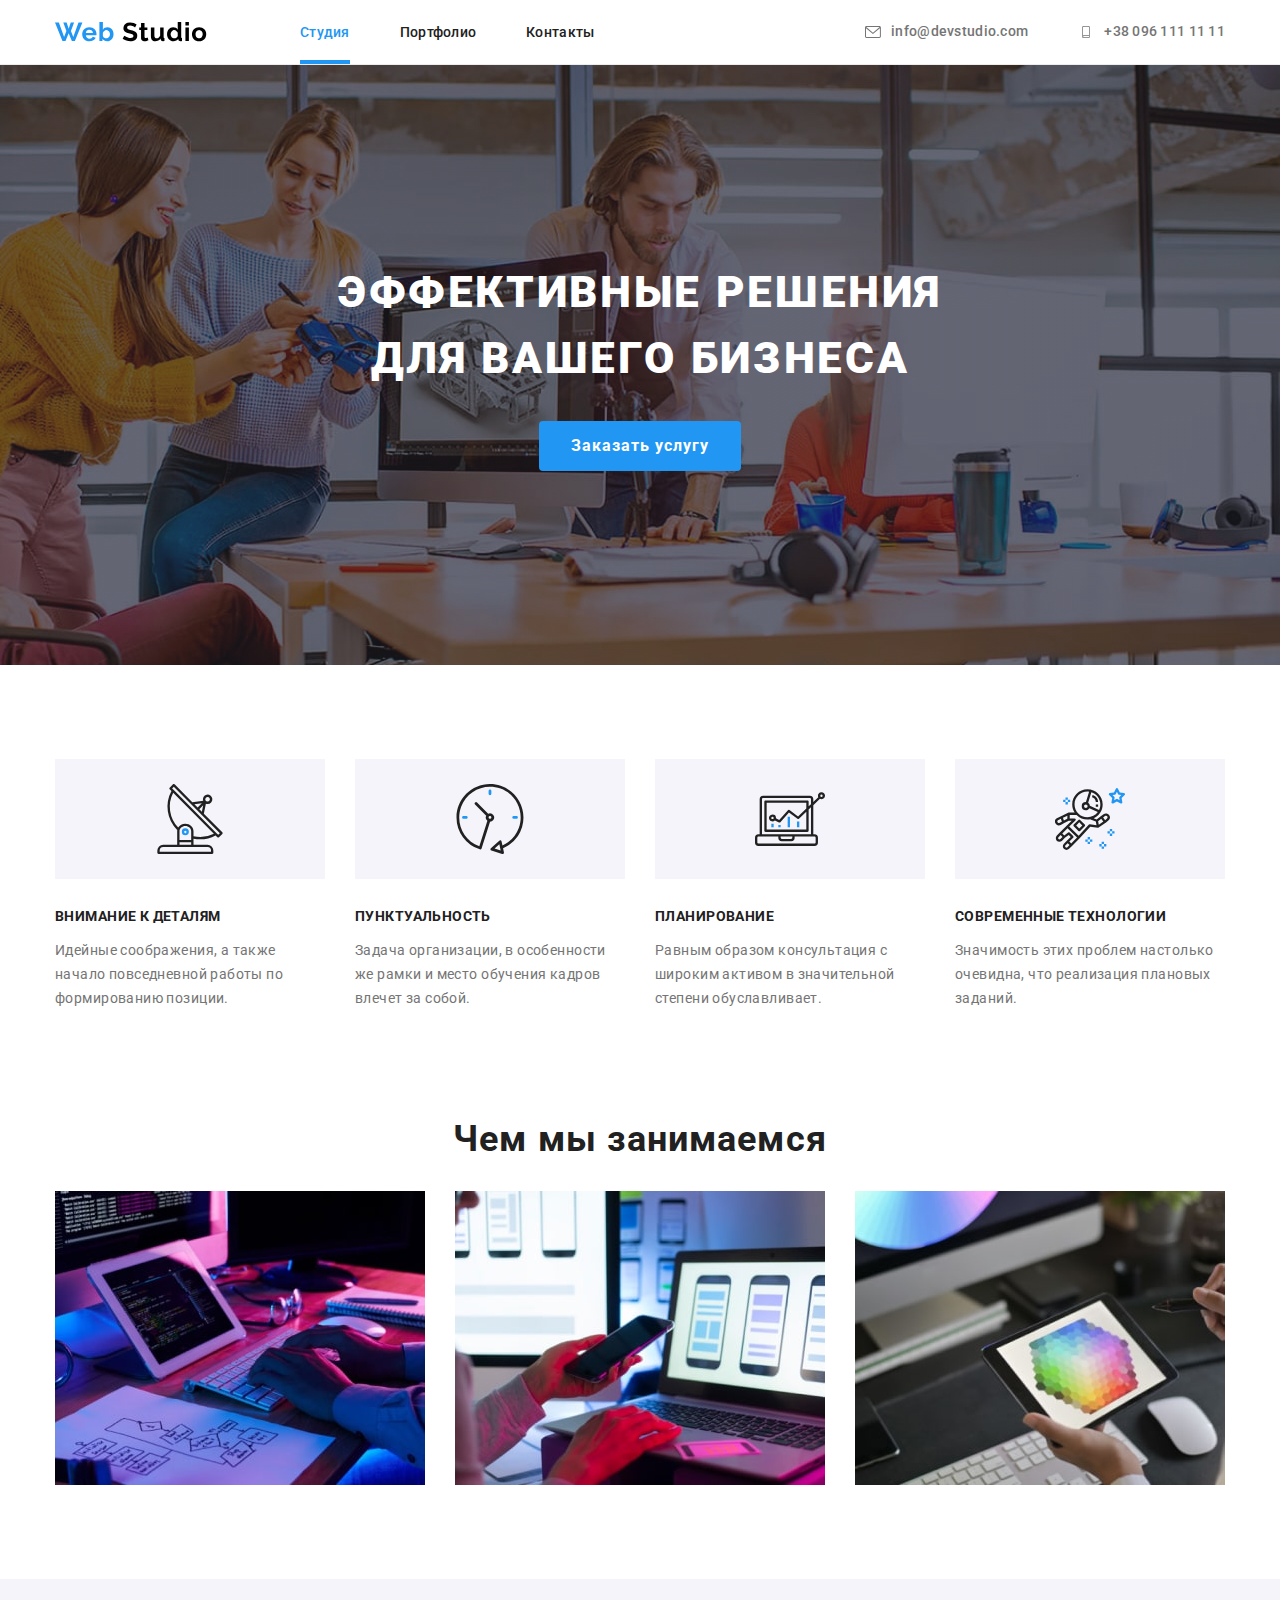
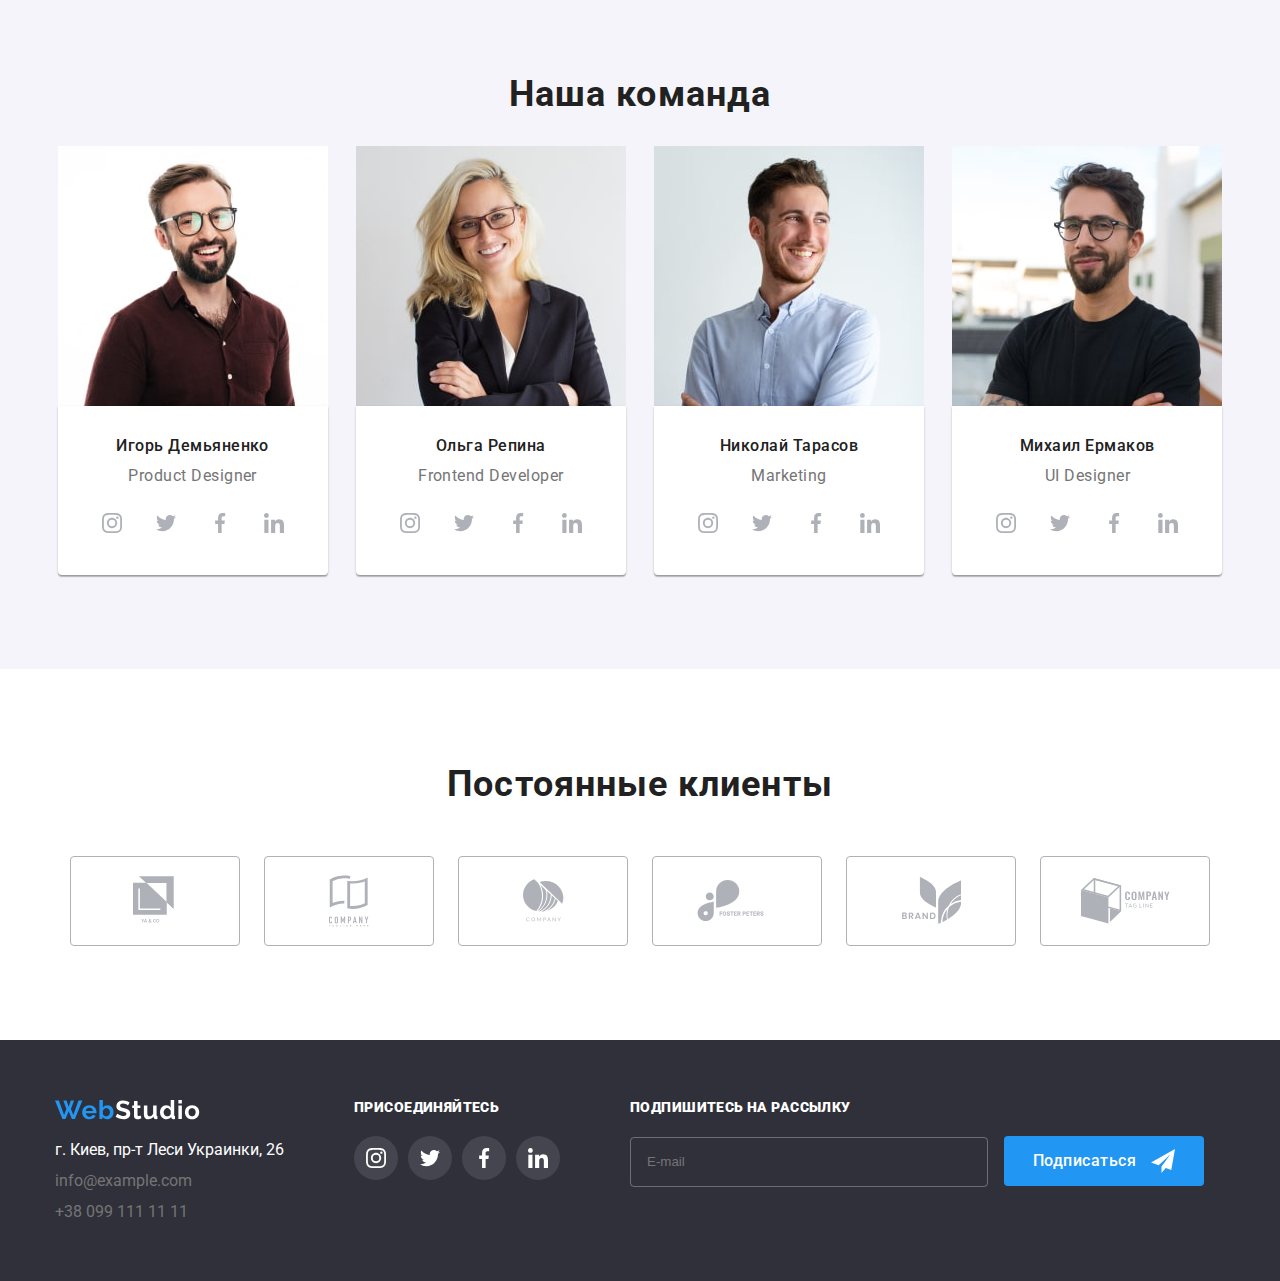
<file: index.html>
<!DOCTYPE html>
<html lang="ru">
  <head>
    <meta charset="UTF-8" />
    <meta name="viewport" content="width=device-width, initial-scale=1.0" />
    <title>Web Studio</title>
    <link
      href="https://fonts.googleapis.com/css2?family=Roboto:wght@400;500;700;900&display=swap"
      rel="stylesheet"
    />
    <link rel="stylesheet" href="./css/styles.css" />
  </head>

  <body>
    <header class="header">
      <div class="container container-header">
       <nav class="nav">
        <a href="./index.html">
          <img src="./images/logotype.svg" alt="Логотип студии" class="logo"/>
         </a>
        <ul class="navigation">
          <li class="navigation-item"><a href="./index.html" class="links-nav current">Студия</a></li>
          <li class="navigation-item"><a href="./portfolio.html" class="links-nav">Портфолио</a></li>
          <li class="navigation-item"><a href="" class="links-nav data-modal-open">Контакты</a></li>
        </ul>
       </nav>
       <ul class="contacts">
        <li class="contacts-item">
          <a href="mailto:info@devstudio.com" class="links-contact">
            <svg class="contact-icon">
              <use href="./images/sprite.svg#icon-envelope"></use>
            </svg>
            info@devstudio.com
          </a>
        </li>
        <li class="contacts-item">
          <a href="tel:+380961111111" class="links-contact">
            <svg class="contact-icon">
              <use href="./images/sprite.svg#icon-smartphone"></use>
            </svg>
            +38 096 111 11 11
          </a>
        </li>
       </ul>
      </div>
    </header>
  
    <main>
      <section class="hero">
        <div class="container hero-box">
        <h1>
          ЭФФЕКТИВНЫЕ РЕШЕНИЯ ДЛЯ ВАШЕГО БИЗНЕСА
        </h1>
        
        <button type="button" class="btn" data-modal-open>Заказать услугу</button>
      </div>
      </section>
      <section class="qualities">
        <div class="container qualities-container">
        <h2 class="visually-hidden">
          Качества
        </h2>
        <ul class="qualities-boxes">
          <li class="qualities-box details">
            <p class="qualities-title">
              Внимание к деталям
            </p>
            <p class="qualities-text">
              Идейные соображения, а также начало повседневной работы по
              формированию позиции.
            </p>
          </li>
          <li class="qualities-box punctuality">
            <h3 class="qualities-title">
              Пунктуальность
            </h3>
            <p class="qualities-text">
              Задача организации, в особенности же рамки и место обучения кадров
              влечет за собой.
            </p>
          </li>
          <li class="qualities-box planning">
            
            <h3 class="qualities-title">
              Планирование
            </h3>
            <p class="qualities-text">
              Равным образом консультация с широким активом в значительной
              степени обуславливает.
            </p>
          </li>
          <li class="qualities-box technology">
            
            <h3 class="qualities-title">
              Современные технологии
            </h3>
            <p class="qualities-text">
              Значимость этих проблем настолько очевидна, что реализация
              плановых заданий.
            </p>
          </li>
        </ul>
      </div>
      </section>
      <section class="jobs">
        <div class="container jobs-container">
        <h2>
          Чем мы занимаемся
        </h2>
        <ul class="jobs-boxes">
          <li class="jobs-box desktop">
            <img
              src="./images/desktop.jpg"
              width="370"
              alt="разработка компьютерного приложения"
            />
            <div class="jobs-overlay">
              <p class="jobs-overlay-text">десктопные приложения</p>
            </div>
          </li>
          <li class="jobs-box mobile">
            <img
              src="./images/mobile.jpg"
              width="370"
              alt="разработка мобильного приложения"
            />
            <div class="jobs-overlay">
              <p class="jobs-overlay-text">мобильные приложения</p>
            </div>
          </li>
          <li class="jobs-box design">
            <img src="./images/design.jpg" width="370" alt="разработка дизайна" />
            <div class="jobs-overlay">
              <p class="jobs-overlay-text">дизайнерские решения</p>
            </div>
          </li>
        </ul>
      </div>
      </section>
      <section class="team">
        <div class="container">
        <h2>
          Наша команда
        </h2>
        <ul class="team-boxes">
          <li class="team-box">
            <img class="dev-photo"
              src="./images/igor.jpg"
              width="270"
              alt="Фото дизайнера"
            />
            <div class="dev-footer">
            <p class="dev-name">Игорь Демьяненко</p>
            <p class="dev">Product Designer</p>
            <ul class="social-links">
              <li class="social-links-item">
              <a href="" class="social-link">
              <svg class="social-link-icon">
                <use href="./images/sprite.svg#icon-instagram"></use>
              </svg>
            </a>
          </li>
            <li class="social-links-item">
            <a href="" class="social-link">
              <svg class="social-link-icon">
                <use href="./images/sprite.svg#icon-twitter"></use>
              </svg>
            </a>
          </li>
          <li class="social-links-item">
            <a href="" class="social-link">
              <svg class="social-link-icon">
                <use href="./images/sprite.svg#icon-facebook"></use>
              </svg>
            </a>
          </li>
          <li class="social-links-item">
            <a href="" class="social-link">
              <svg class="social-link-icon">
                <use href="./images/sprite.svg#icon-linkedin"></use>
              </svg>
            </a>
          </li>
          </ul>
          </div>
          </li>
          <li class="team-box">
            <img class="dev-photo" src="./images/olga.jpg" width="270" alt="Фото фронтенд разработчика" />
            <div class="dev-footer">
            <p class="dev-name">Ольга Репина</p>
            <p class="dev">Frontend Developer</p>
            <ul class="social-links">
              <li class="social-links-item">
              <a href="" class="social-link">
              <svg class="social-link-icon">
                <use href="./images/sprite.svg#icon-instagram"></use>
              </svg>
            </a>
          </li>
            <li class="social-links-item">
            <a href="" class="social-link">
              <svg class="social-link-icon">
                <use href="./images/sprite.svg#icon-twitter"></use>
              </svg>
            </a>
          </li>
          <li class="social-links-item">
            <a href="" class="social-link">
              <svg class="social-link-icon">
                <use href="./images/sprite.svg#icon-facebook"></use>
              </svg>
            </a>
          </li>
          <li class="social-links-item">
            <a href="" class="social-link">
              <svg class="social-link-icon">
                <use href="./images/sprite.svg#icon-linkedin"></use>
              </svg>
            </a>
          </li>
          </ul>
        </div>
          </li>
          <li class="team-box">
            <img class="dev-photo" src="./images/nikolay.jpg" width="270" alt="Фото специалиста по маркетингу" />
            <div class="dev-footer">
            <p class="dev-name">Николай Тарасов</p>
            <p class="dev">Marketing</p> 
            <ul class="social-links">
              <li class="social-links-item">
              <a href="" class="social-link">
              <svg class="social-link-icon">
                <use href="./images/sprite.svg#icon-instagram"></use>
              </svg>
            </a>
          </li>
            <li class="social-links-item">
            <a href="" class="social-link">
              <svg class="social-link-icon">
                <use href="./images/sprite.svg#icon-twitter"></use>
              </svg>
            </a>
          </li>
          <li class="social-links-item">
            <a href="" class="social-link">
              <svg class="social-link-icon">
                <use href="./images/sprite.svg#icon-facebook"></use>
              </svg>
            </a>
          </li>
          <li class="social-links-item">
            <a href="" class="social-link">
              <svg class="social-link-icon">
                <use href="./images/sprite.svg#icon-linkedin"></use>
              </svg>
            </a>
          </li>
          </ul>
        </div>
          </li>
          <li class="team-box">
            <img class="dev-photo" src="./images/mihail.jpg" width="270" alt="Фото дизайнера интерфейса" />
            <div class="dev-footer">
            <p class="dev-name">Михаил Ермаков</p>
            <p class="dev">UI Designer</p>
            <ul class="social-links">
              <li class="social-links-item">
              <a href="" class="social-link">
              <svg class="social-link-icon">
                <use href="./images/sprite.svg#icon-instagram"></use>
              </svg>
            </a>
          </li>
            <li class="social-links-item">
            <a href="" class="social-link">
              <svg class="social-link-icon">
                <use href="./images/sprite.svg#icon-twitter"></use>
              </svg>
            </a>
          </li>
          <li class="social-links-item">
            <a href="" class="social-link">
              <svg class="social-link-icon">
                <use href="./images/sprite.svg#icon-facebook"></use>
              </svg>
            </a>
          </li>
          <li class="social-links-item">
            <a href="" class="social-link">
              <svg class="social-link-icon">
                <use href="./images/sprite.svg#icon-linkedin"></use>
              </svg>
            </a>
          </li>
          </ul>
        </div>
          </li>
        </ul>
      </div>
      </section>
      <section class="clients">
          <h2 class="clients-title">Постоянные клиенты</h2>
          <div class="container clients-container">
          <ul class="clients-box">
            <li class="clients-item">
              <a href="" class="client-link">
                <svg class="client-link-icon" width="45px" height="50px">
                  <use href="./images/sprite.svg#icon-logo1"></use>
                </svg>
              </a>
            </li>
            <li class="clients-item">
              <a href="" class="client-link">
                <svg class="client-link-icon" width="40px" height="52px">
                  <use href="./images/sprite.svg#icon-logo2"></use>
                </svg>
              </a>
            </li>
            <li class="clients-item">
              <a href="" class="client-link">
                <svg class="client-link-icon" width="41px" height="43px">
                  <use href="./images/sprite.svg#icon-logo3"></use>
                </svg>
              </a>
            </li>
            <li class="clients-item">
              <a href="" class="client-link">
                <svg class="client-link-icon" width="80px" height="42px">
                  <use href="./images/sprite.svg#icon-logo4"></use>
                </svg>
              </a>
            </li>
            <li class="clients-item">
              <a href="" class="client-link">
                <svg class="client-link-icon" width="59px" height="47px">
                  <use href="./images/sprite.svg#icon-logo5"></use>
                </svg>
              </a>
            </li>
            <li class="clients-item">
              <a href="" class="client-link">
                <svg class="client-link-icon" width="89px" height="46px">
                  <use href="./images/sprite.svg#icon-object1"></use>
                </svg>
              </a>
            </li>
          </ul>
        </div>
      </section> 
    </main>

    <footer>
      <section class="footer">
        <div class="container footer-container">
          <div class="footer-left">
        <a href="./index.html"
          ><img src="./images/logofooter.svg" alt="Логотип студии" class="footer-logo"
        /></a>
          <ul class="footer-contacts">
            <li class="footer-contact">г. Киев, пр-т Леси Украинки, 26</li>
            <li class="footer-contact"><a href="mailto:info@devstudio.com" class="contact">info@example.com</a></li>
            <li class="footer-contact"><a href="tel:+38target="_blank" 0991111111" class="contact">+38 099 111 11 11</a></li>
          </ul>
        </div>
          <div class="footer-right">
            <h3 class="footer-right-title"><b>ПРИСОЕДИНЯЙТЕСЬ</b></h3>
          <ul class="social-links-footer">
            <li class="social-links-item-footer">
            <a href="" class="social-link-footer">
            <svg class="social-link-icon-footer">
              <use href="./images/sprite.svg#icon-instagram"></use>
            </svg>
          </a>
        </li>
          <li class="social-links-item-footer">
          <a href="" class="social-link-footer">
            <svg class="social-link-icon-footer">
              <use href="./images/sprite.svg#icon-twitter"></use>
            </svg>
          </a>
        </li>
        <li class="social-links-item-footer">
          <a href="" class="social-link-footer">
            <svg class="social-link-icon-footer">
              <use href="./images/sprite.svg#icon-facebook"></use>
            </svg>
          </a>
        </li>
        <li class="social-links-item-footer">
          <a href="" class="social-link-footer">
            <svg class="social-link-icon-footer">
              <use href="./images/sprite.svg#icon-linkedin"></use>
            </svg>
          </a>
        </li>
        </ul>
      </div>
      <div class="footer-form-box">
        <h3 class="footer-form-title"><b>подпишитесь на рассылку</b></h3>
        <form action="#" class="footer-form">
          <input type="email" name="user-mail" placeholder="E-mail" class="footer-form-input">
          <button type="submit" class="footer-form-button">Подписаться 
            <svg class="plane" width="24px"
            height="24px">
            <use href="./images/sprite.svg#icon-plane"></use>
          </svg>
        </button>
        </form>
      </div>
    </div>
      </section>
    </footer>

    <div class="modal-back is-hidden" data-modal>
      <div class="modal-window">
        
          <button type="button" class="modal-close" data-modal-close>
          <svg class="close-icon" width="11px" height="11px">
            <use href="./images/sprite.svg#icon-close"></use>
          </svg>
        </button>
        <p class="modal-form-title">Оставьте свои данные, мы вам перезвоним</p>
        <form action="#" class="modal-form">
          <div class="modal-form-container">

            <label for="user-name">Имя</label>
          <div class="modal-form-box">
         
          <input id="user-name" type="text" class="modal-form-input" name="user-name">
          <svg class="form-icon man" width="12px" height="12px">
            <use href="./images/sprite.svg#icon-man"></use>
          </svg>
        </div>

          <label for="user-phone">Телефон</label>
        <div class="modal-form-box">
         
          <input id="user-phone" type="tel" class="modal-form-input" name="user-phone">
          <svg class="form-icon phone" width="13px" height="13px">
            <use href="./images/sprite.svg#icon-formphone"></use>
          </svg>
        </div>

        <label for="user-mail">Почта</label>
         <div class="modal-form-box">
          
          <input id="user-mail" type="email" class="modal-form-input" name="user-mail">
          <svg class="form-icon mail" width="15px" height="12px">
            <use href="./images/sprite.svg#icon-mail"></use>
          </svg>
        </div>

        <div class="modal-form-comment-container">
          <label for="user-comment">Комментарий</label>
          <textarea id="user-comment" placeholder="Введите текст" class="modal-form-comment" name="user-comment"></textarea>
        </div>


          <div class="modal-form-checkbox">
          <input type="checkbox" id="user-policy" name="user-policy" class="visually-hidden checkbox">
          <label for="user-policy" class="modal-form-label-check">Соглашаюсь с рассылкой и принимаю <a href="#">Условия договора</a></label>
        </div>

          <button data-modal-close type="submit" class="modal-form-btn">Отправить</button>
        </div>
        </form>
      </div>
    </div>

    <script src="./js/modal.js"></script>

  </body>
</html>
</file>
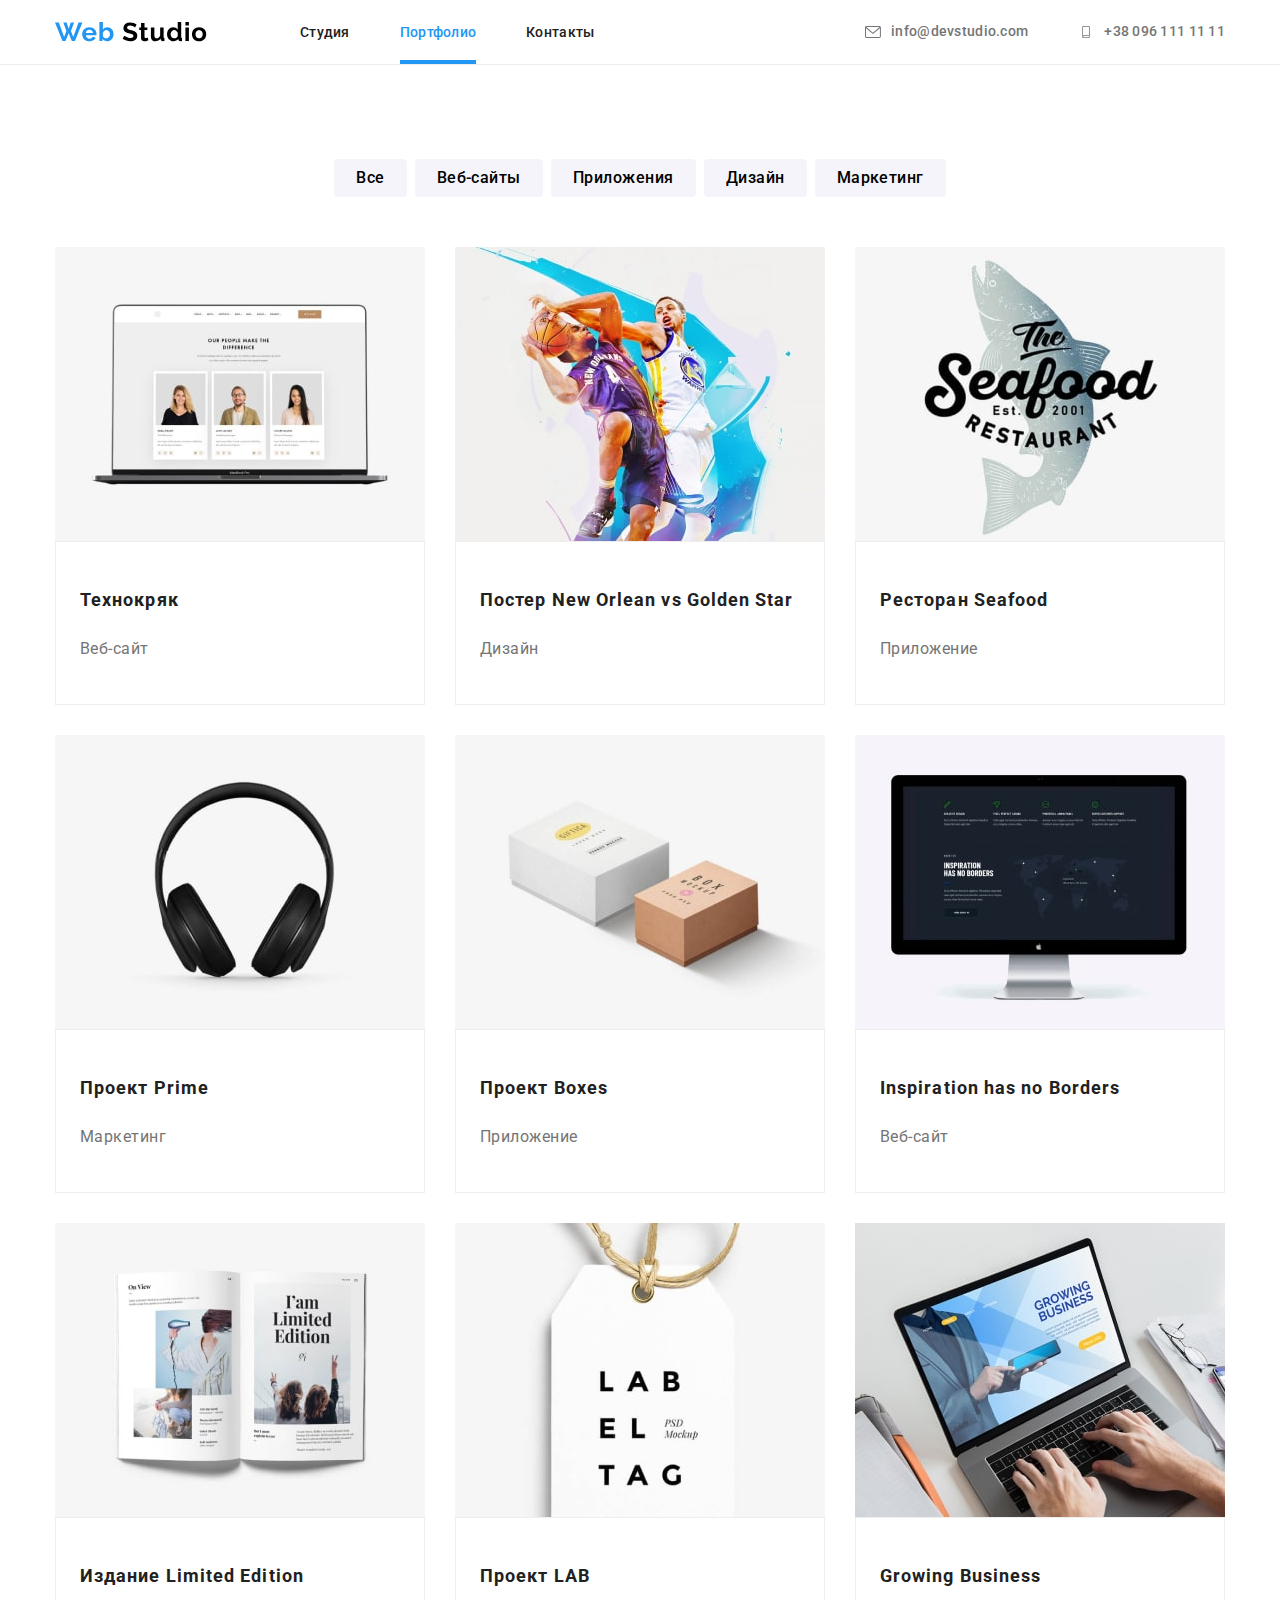
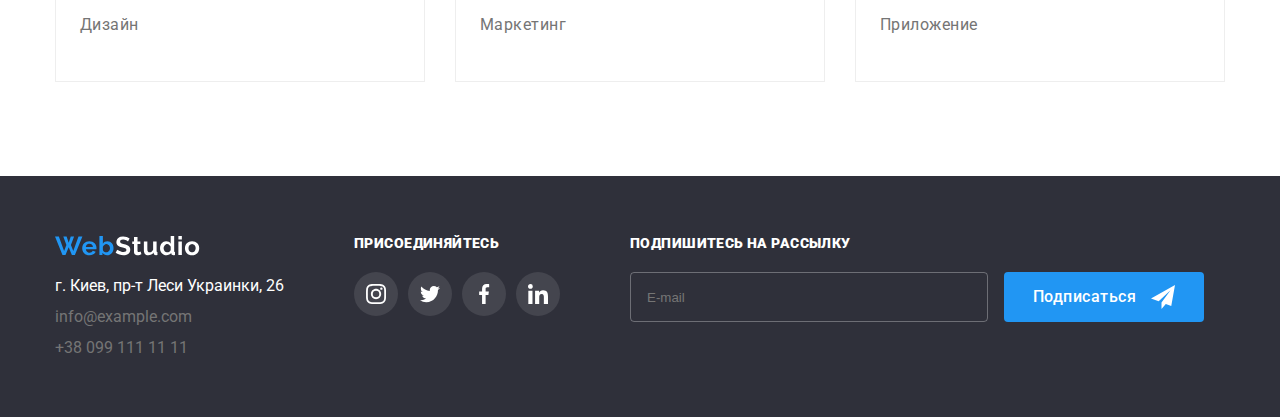
<file: portfolio.html>
<!DOCTYPE html>
<html lang="ru">
  <head>
    <meta charset="UTF-8" />
    <meta name="viewport" content="width=device-width, initial-scale=1.0" />
    <title>Portfolio</title>
    <link
      href="https://fonts.googleapis.com/css2?family=Roboto:wght@400;500;700;900&display=swap"
      rel="stylesheet"
    />
    <link rel="stylesheet" href="./css/styles.css" />
  </head>

  <body>
    <header class="header">
      <div class="container container-header">
       <nav class="nav">
        <a href="./index.html">
          <img src="./images/logotype.svg" alt="Логотип студии" class="logo"/>
         </a>
        <ul class="navigation">
          <li class="navigation-item"><a href="./index.html" class="links-nav">Студия</a></li>
          <li class="navigation-item"><a href="./portfolio.html" class="links-nav  current">Портфолио</a></li>
          <li class="navigation-item"><a href="" class="links-nav data-modal-open">Контакты</a></li>
        </ul>
       </nav>
       <ul class="contacts">
        <li class="contacts-item">
          <a href="mailto:info@devstudio.com" class="links-contact">
            <svg class="contact-icon">
              <use href="./images/sprite.svg#icon-envelope"></use>
            </svg>
            info@devstudio.com
          </a>
        </li>
        <li class="contacts-item">
          <a href="tel:+380961111111" class="links-contact">
            <svg class="contact-icon">
              <use href="./images/sprite.svg#icon-smartphone"></use>
            </svg>
            +38 096 111 11 11
          </a>
        </li>
       </ul>
      </div>
    </header>

    <main>
      <h1 class="visually-hidden">Портфолио</h1>
      <section class="gallery">
        <ul class="container filter-btns">
          <li class="filter-btn-box"><button class="filter-btn" type="button">Все</button></li>
          <li class="filter-btn-box"><button class="filter-btn" type="button">Веб-сайты</button></li>
          <li class="filter-btn-box"><button class="filter-btn" type="button">Приложения</button></li>
          <li class="filter-btn-box"><button class="filter-btn" type="button">Дизайн</button></li>
          <li class="filter-btn-box"><button class="filter-btn" type="button">Маркетинг</button></li>
        </ul> 
        <ul class="container gallery-boxes">
          <li class="gallery-box">
            <a href="" class="gallery-link">
            <div class="gallery-overlay-box">
              <img src="./images/technocrack.jpg" alt="ноутбук" width="370" /> 
                <div class="gallery-overlay-text-box">
                <p class="gallery-overlay-text">Технокряк это современная площадка распространения коронавируса. Компании используют эту платформу для цифрового шпионажа и атак на защищённые сервера конкурентов.</p>
              </div>
            </div>
              <div class="gallery-text-box">
              <h3>Технокряк</h3>
              <p class="gallery-type">Веб-сайт</p></div></a
            >
          </li>
          <li class="gallery-box">
            <a href="" class="gallery-link">
              <div class="gallery-overlay-box">
              <img src="./images/poster.jpg" alt="постер" width="370" /> 
              <div class="gallery-overlay-text-box">
                <p class="gallery-overlay-text">Технокряк это современная площадка распространения коронавируса. Компании используют эту платформу для цифрового шпионажа и атак на защищённые сервера конкурентов.</p>
              </div>
            </div>
              <div class="gallery-text-box">
              <h3>Постер New Orlean vs Golden Star</h3>
              <p class="gallery-type">Дизайн</p></div></a
            >
          </li>
          <li class="gallery-box">
            <a href="" class="gallery-link"> 
              <div class="gallery-overlay-box">
              <img src="./images/seafood.jpg" alt="морская еда" width="370" /> 
              <div class="gallery-overlay-text-box">
                <p class="gallery-overlay-text">Технокряк это современная площадка распространения коронавируса. Компании используют эту платформу для цифрового шпионажа и атак на защищённые сервера конкурентов.</p>
              </div>
            </div>
              <div class="gallery-text-box">
              
              <h3>Ресторан Seafood</h3>
              <p class="gallery-type">Приложение</p></div></a>
          </li>
          <li class="gallery-box">
            <a href="" class="gallery-link">
              <div class="gallery-overlay-box">
              <img src="./images/prime.jpg" alt="наушники" width="370" />
              <div class="gallery-overlay-text-box">
                <p class="gallery-overlay-text">Технокряк это современная площадка распространения коронавируса. Компании используют эту платформу для цифрового шпионажа и атак на защищённые сервера конкурентов.</p>
              </div>
            </div>
              <div class="gallery-text-box">
              <h3>Проект Prime</h3>
              <p class="gallery-type">Маркетинг</p></div></a>
          </li>
          <li class="gallery-box">
            <a href="" class="gallery-link">
              <div class="gallery-overlay-box">
              <img src="./images/boxes.jpg" alt="коробки" width="370" /> 
              <div class="gallery-overlay-text-box">
                <p class="gallery-overlay-text">Технокряк это современная площадка распространения коронавируса. Компании используют эту платформу для цифрового шпионажа и атак на защищённые сервера конкурентов.</p>
              </div>
            </div>
            <div class="gallery-text-box">
              <h3>Проект Boxes</h3>
              <p class="gallery-type">Приложение</p></div></a>
          </li>
          <li class="gallery-box">
            <a href="" class="gallery-link">
              <div class="gallery-overlay-box">
              <img src="./images/inspiration.jpg" alt="монитор" width="370" />
              <div class="gallery-overlay-text-box">
                <p class="gallery-overlay-text">Технокряк это современная площадка распространения коронавируса. Компании используют эту платформу для цифрового шпионажа и атак на защищённые сервера конкурентов.</p>
              </div>
            </div>
            <div class="gallery-text-box">
              <h3>Inspiration has no Borders</h3>
              <p class="gallery-type">Веб-сайт</p></div></a
            >
          </li>
          <li class="gallery-box">
            <a href="" class="gallery-link">
              <div class="gallery-overlay-box">
              <img src="./images/limited.jpg" alt="журнал" width="370" />
              <div class="gallery-overlay-text-box">
                <p class="gallery-overlay-text">Технокряк это современная площадка распространения коронавируса. Компании используют эту платформу для цифрового шпионажа и атак на защищённые сервера конкурентов.</p>
              </div>
            </div>
            <div class="gallery-text-box">
              <h3>Издание Limited Edition</h3>
            <p class="gallery-type">Дизайн</p></div></a>
          </li>
          <li class="gallery-box">
            <a href="" class="gallery-link">
              <div class="gallery-overlay-box">
              <img src="./images/lab.jpg" alt="бирка" width="370" /> 
              <div class="gallery-overlay-text-box">
                <p class="gallery-overlay-text">Технокряк это современная площадка распространения коронавируса. Компании используют эту платформу для цифрового шпионажа и атак на защищённые сервера конкурентов.</p>
              </div>
            </div>
              <div class="gallery-text-box">
              <h3>Проект LAB</h3>
              <p class="gallery-type">Маркетинг</p>
              </div>
            </a>
          </li>
          <li class="gallery-box">
            <a href="" class="gallery-link">
              <div class="gallery-overlay-box">
              <img
                src="./images/growing.jpg"
                alt="приложение на ноутбуке"
                width="370"
              /> 
              <div class="gallery-overlay-text-box">
                <p class="gallery-overlay-text">Технокряк это современная площадка распространения коронавируса. Компании используют эту платформу для цифрового шпионажа и атак на защищённые сервера конкурентов.</p>
              </div>
            </div>
              <div class="gallery-text-box">
              <h3>Growing Business</h3>
              <p class="gallery-type">Приложение</p>
              </div>
            </a>
          </li>
        </ul>
      </section>
    </main>

    <footer>
      <section class="footer">
        <div class="container footer-container">
          <div class="footer-left">
        <a href="./index.html"
          ><img src="./images/logofooter.svg" alt="Логотип студии" class="footer-logo"
        /></a>
          <ul class="footer-contacts">
            <li class="footer-contact">г. Киев, пр-т Леси Украинки, 26</li>
            <li class="footer-contact"><a href="mailto:info@devstudio.com" class="contact">info@example.com</a></li>
            <li class="footer-contact"><a href="tel:+38target="_blank" 0991111111" class="contact">+38 099 111 11 11</a></li>
          </ul>
        </div>
          <div class="footer-right">
            <h3 class="footer-right-title"><b>ПРИСОЕДИНЯЙТЕСЬ</b></h3>
          <ul class="social-links-footer">
            <li class="social-links-item-footer">
            <a href="" class="social-link-footer">
            <svg class="social-link-icon-footer">
              <use href="./images/sprite.svg#icon-instagram"></use>
            </svg>
          </a>
        </li>
          <li class="social-links-item-footer">
          <a href="" class="social-link-footer">
            <svg class="social-link-icon-footer">
              <use href="./images/sprite.svg#icon-twitter"></use>
            </svg>
          </a>
        </li>
        <li class="social-links-item-footer">
          <a href="" class="social-link-footer">
            <svg class="social-link-icon-footer">
              <use href="./images/sprite.svg#icon-facebook"></use>
            </svg>
          </a>
        </li>
        <li class="social-links-item-footer">
          <a href="" class="social-link-footer">
            <svg class="social-link-icon-footer">
              <use href="./images/sprite.svg#icon-linkedin"></use>
            </svg>
          </a>
        </li>
        </ul>
      </div>
      <div class="footer-form-box">
        <h3 class="footer-form-title"><b>подпишитесь на рассылку</b></h3>
        <form action="#" class="footer-form">
          <input type="email" name="user-mail" placeholder="E-mail" class="footer-form-input">
          <button type="submit" class="footer-form-button">Подписаться 
            <svg class="plane" width="24px"
            height="24px">
            <use href="./images/sprite.svg#icon-plane"></use>
          </svg>
        </button>
        </form>
      </div>
    </div>
      </section>
    </footer>
  </body>
</html>
</file>
<file: css/styles.css>
:root {
    --main-text-color: #757575;
    --secondary-text-color: #212121;
    --additional-text-color: #ffffff;
    --accent-color: #2196f3;
    --button-background: #f5f4fa;
  }

  * {
    box-sizing: border-box;
  }

  p {
    color: var(--main-text-color);
  }

  a {
    text-decoration: none;
  }
  
  .visually-hidden {
    margin: 0;
    position: absolute !important;
    clip: rect(1px, 1px, 1px, 1px);
    padding: 0 !important;
    border: 0 !important;
    height: 1px !important;
    width: 1px !important;
    overflow: hidden;
  }

  body {
    color: var(--secondary-text-color);
    font-family: roboto, sans-serif;
    margin: 0px;
  }
  
  ul {
    list-style: none;
  }

  h2 {
    color: var(--secondary-text-color);
    margin-top: 0px;
    font-style: normal;
    font-weight: bold;
    font-size: 36px;
    line-height: 1.2;
    text-align: center;
    letter-spacing: 0.03em;
  }
  
  h4 {
    font-style: normal;
    font-weight: 700;
    font-size: 20px;
    line-height: 1.14;
    letter-spacing: 0.03em;
  }

  .container {
    padding: 0 15px;
    width: 1200px;
    margin-left: auto;
    margin-right: auto;
  }

/* header */

.logo {
  margin-right: 93px;
}

.nav {
  display: flex;
  margin-right: auto;
}

.navigation {
  margin: 0;
  width: 313px;
  padding: 0px;
  display: flex;
  
}

.navigation-item:not(:first-child) {
  margin-left: 50px;
}

.container-header {
    display: flex;
    align-items: center;  
  }

  header::after {
    content: "";
    display: block;
    height: 1px;
    width: 100%;
    background-color: #ECECEC;
    border-radius: 2px;
  }

  .links-nav {
    padding: 24px 0;
    color: var(--secondary-text-color);
    font-style: normal;
    font-weight: 500;
    font-size: 14px;
    line-height: 1.14;
    letter-spacing: 0.02em;
    transition: color 250ms cubic-bezier(0.4, 0, 0.2, 1);
  }
  
  .links-nav:hover,
  .links-nav:focus {
    color: var(--accent-color);
  }
  
  .links-contact {
    display: flex;
    align-items: center;
  }

  .contact-icon {
    margin-right: 10px;
    width: 16px;
    height: 12px;
    fill: #757575;
    transition: fill 250ms cubic-bezier(0.4, 0, 0.2, 1);
  }

  .links-contact:hover
  .contact-icon, 
  .links-contact:focus 
  .contact-icon {
    fill: var(--accent-color);
}

  .contact-icon:hover,
  .contact-icon:focus {
    fill: var(--accent-color);
  }

  .links-contact {
    padding: 24px 0;
    color: var(--main-text-color);
    font-style: normal;
    font-weight: 500;
    font-size: 14px;
    line-height: 1.14;
    letter-spacing: 0.02em;
    transition: color 250ms cubic-bezier(0.4, 0, 0.2, 1);
  }

  .links-contact:hover,
.links-contact:focus {
  color: var(--accent-color);
}

.contacts {
  display: flex;
  align-items: center;
  margin: 0;
  padding: 0;
}

.contacts-item:not(:first-child) {
  margin-left: 50px;
}

.current {
  color: var(--accent-color);
  position: relative;
}

.current::after {
  content: "";
  display: block;
  height: 4px;
  background: var(--accent-color);
  width: 100%;
  position: absolute;
  top: 60px;
}

/* footer */

.footer-right-title {
  font-family: roboto, sans-serif;
  margin-bottom: 20px;
  margin-top: 0px;
  font-weight: 700;
  font-size: 14px;
  line-height: 1.14;
  letter-spacing: 0.03em;
  color: var(--additional-text-color) 
}

.footer-contacts {
  margin: 0;
  padding: 0;
  height: 81px;
  display: flex;
  flex-direction: column;
  justify-content: space-between;
}

.footer {
    padding: 60px 0;
    background-color: #2f303a;
    width: 100%;
  }
  
  .footer-logo {
    margin-bottom: 20px;
  }

  .footer-container {
    display: flex;
    align-items: start;
  }

  .footer-contact {
    color: #ffffff;
  }

  .contacts {
    font-family: Roboto;
    font-style: normal;
    font-weight: normal;
    font-size: 14px;
    line-height: 1.7;
    letter-spacing: 0.03em;
  }
  
  .contact {
    color: var(--main-text-color);
  }

  .social-links-footer {
    display: flex;
    margin: 0;
    padding: 0;
  }

  .social-link-footer {
    width: 44px;
    height: 44px;
    border-radius: 50%;
    background-color: rgba(255, 255, 255, 0.1);
    color: var(--additional-text-color);
    display: flex;
    justify-content: center;
    align-items: center;
    transition: background-color 250ms cubic-bezier(0.4, 0, 0.2, 1);
  }

  .social-links-item-footer:not(:last-child) {
    margin-right: 10px;   
  }

  .social-link-footer:hover,
  .social-link-footer:focus {
    color: var(--additional-text-color);
    background-color: var(--accent-color);
  }

  .social-link-icon-footer {
    width: 20px;
    height: 20px;
    fill: currentColor;
  }

  .footer-right {
    margin-left: 70px;
  }

  .footer-form-box {
    margin-left: 70px;
  }

  .footer-form-title {
    margin-bottom: 20px;
    margin-top: 0px;
    text-transform: uppercase;
    font-weight: 700;
    font-size: 14px;
    line-height: 1.14;
    letter-spacing: 0.03em;
    color: var(--additional-text-color);
  }

  .plane {
    fill: currentColor;
   }

  .footer-form-button {
    cursor: pointer;
    width: 200px;
    height: 50px;
    background-color: var(--accent-color);
    color: var(--additional-text-color);
    transition: color 250ms linear;
    transition: background-color 250ms linear;
    display: inline-flex;
    justify-content: space-between;
    align-items: center;
    padding: 10px 29px;
    margin-left: 12px;
    border-radius: 4px;
  }

  .footer-form-button:hover,
  .footer-form-button:focus {
    background-color: var(--additional-text-color);
    color: var(--accent-color);
    fill: var(--accent-color);
  }

  .footer-form-input {
    width: 358px;
    height: 50px;
    padding-left: 16px;
    background-color: transparent;
    border: 1px solid rgba(255, 255, 255, 0.3);
    border-radius: 4px;
    color: var(--additional-text-color);
  }



/* studio */

/* hero */

h1 {
    margin: 0px 0px;
    font-style: normal;
    font-weight: 900;
    font-size: 44px;
    line-height: 1.5;
    text-align: center;
    letter-spacing: 0.06em;
    text-transform: uppercase;
    color: #ffffff;
  }

.hero {
    height: 600px;
    display: flex;
    align-items: center;
    background-color: #2f303a;
    background-image: linear-gradient(#2F303A66, #2F303A66),
    url(../images/hero.jpg);
    background-repeat: no-repeat;
    background-size: cover;
    background-position: right top;
  }

  .hero-box {
    max-width: 696px;
    display: flex;
    flex-direction: column;
  }

  .btn {
    min-width: 200px;
    margin-left: auto;
    margin-right: auto;
    color: var(--additional-text-color);
    background-color: var(--accent-color);
    margin-top: 30px;
    font-family: Roboto;
    font-style: normal;
    font-weight: bold;
    font-size: 16px;
    line-height: 1.9;
    border-radius: 4px;
    padding: 10px 32px;
    text-align: center;
    letter-spacing: 0.06em;
    cursor: pointer;
  }

/* qualities */

.qualities-boxes {
  padding: 0;
  margin: 0;
  display: flex;
}

.qualities-box {
  max-width: 270px;
}

.details::before {
  content: "";
  display: block;
  height: 120px;
  margin-bottom: 30px;
  background-image: url(../images/antenna.svg);
  background-color: #f5f4fa;
  background-position: center;
  background-repeat: no-repeat;
}

.punctuality::before {
  content: "";
  display: block;
  height: 120px;
  margin-bottom: 30px;
  background-image: url(../images/clock.svg);
  background-color: #f5f4fa;
  background-position: center;
  background-repeat: no-repeat;
}

.planning::before {
  content: "";
  display: block;
  height: 120px;
  margin-bottom: 30px;
  background-image: url(../images/diagram.svg);
  background-color: #f5f4fa;
  background-position: center;
  background-repeat: no-repeat;
}

.technology::before {
  content: "";
  display: block;
  height: 120px;
  margin-bottom: 30px;
  background-image: url(../images/astronaut.svg);
  background-color: #f5f4fa;
  background-position: center;
  background-repeat: no-repeat;
}

.qualities-box:not(:last-child) {
  margin-right: 30px;
}

.qualities-container {
  padding: 0 15px;
}


.qualities {
    padding: 94px 0px;
  }
  
  .qualities-title {
    color: var(--secondary-text-color);
  }
  
  .qualities-text {
    color: var(--main-text-color);
  }

  .qualities-title {
    font-style: normal;
    font-weight: bold;
    font-size: 14px;
    line-height: 1.14;
    letter-spacing: 0.03em;
    text-transform: uppercase;
  }
  
  .qualities-text {
    font-style: normal;
    font-weight: normal;
    font-size: 14px;
    line-height: 1.7;
    letter-spacing: 0.03em;
  }
  

/* jobs */

.jobs-box:not(:nth-child(3n)) {
  margin-right: auto;
}

.jobs-container {
  padding-left: 15px;
  padding-right: 15px;
}

.jobs-boxes {
  padding: 0;
  margin: 0;
  display: flex;
}

.jobs {
    padding-bottom: 94px;
    color: var(--additional-text-color);
  }

  .jobs-box {
    position: relative;
    overflow: hidden;
  }

  .jobs-overlay {
    width: 100%;
    height: 70px;
    background-color: rgba(47, 48, 58, 0.8);
    display: flex;
    justify-content: center;
    align-items: center;
    position: absolute;
    transition: transform 250ms cubic-bezier(0.4, 0, 0.2, 1);
  }

  .jobs-overlay-text {
    font-weight: 700;
    color: var(--additional-text-color);
    text-transform: uppercase;
  }

  .desktop:hover .jobs-overlay,
  .desktop:focus .jobs-overlay {
    transform: translateY(-100%);
  }

  .mobile:hover .jobs-overlay,
  .mobile:focus .jobs-overlay {
    transform: translateY(-100%);
  }

  .design:hover .jobs-overlay,
  .design:focus .jobs-overlay {
    transform: translateY(-100%);
  }

.team-boxes {
  margin: 0;
  padding: 0;
  display: flex;
  justify-content: space-around;
}

.team-box {
  display: flex;
  flex-direction: column;
  justify-content: center;
  background: #fff;
}

.dev-footer {
  padding-bottom: 30px;
  padding-top: 30px;
  box-shadow: 0px 1px 3px rgba(0, 0, 0, 0.12),
  0px 1px 1px rgba(0, 0, 0, 0.14),
  0px 2px 1px rgba(0, 0, 0, 0.2);
  border-radius: 0px 0px 4px 4px;
}

.team-box:not(:last-child) {
  margin-right: 23px;
}

.team {
    padding: 94px 0px;
    background-color: #F5F4FA;
  }

  .dev {
    text-align: center;
    margin: 0;
    font-style: normal;
    font-weight: normal;
    font-size: 16px;
    line-height: 1.2;
    letter-spacing: 0.03em;
  }

  .dev-name {
    text-align: center;
    color: var(--secondary-text-color);
    margin-bottom: 10px;
    margin-top: 0;
    font-style: normal;
    font-weight: 500;
    font-size: 16px;
    line-height: 1.2;
    letter-spacing: 0.03em;
  }

  .social-link {
    display: flex;
    justify-content: center;
    align-items: center;
    width: 44px;
    height: 44px;
    border-radius: 50%;
    color: #afb1b8;
    background-color: #FFFFFF;
    transition: color 250ms cubic-bezier(0.4, 0, 0.2, 1), background-color 250ms cubic-bezier(0.4, 0, 0.2, 1);
}
  
  .social-link-icon {
    width: 20px;
    height: 20px;
    fill: currentColor;
}

  .social-links {
    padding: 0;
    margin: 0;
    display: flex;
    justify-content: center;
    margin-top: 16px;
  }

  .social-links-item:not(:first-child) {
    margin-left: 10px;
  }

  .social-link:hover,
  .social-link:focus {
    background-color: var(--accent-color);
    color: #ffffff;
  }

  .social-link-icon:hover .social-link,
  .social-link-icon:focus .social-link {
    background-color: var(--accent-color);
  }

  /* clients */

  .clients {
    padding: 94px 0;
  }

  .clients-title {
    margin: 0;
    margin-bottom: 50px;
  }

  .client-link {
    width: 170px;
    height: 90px;
    display: flex;
    justify-content: center;
    align-items: center;
    border: 1px solid #afb1b8;
    border-radius: 4px;
    color: #AFB1B8;
    transition: color 250ms cubic-bezier(0.4, 0, 0.2, 1);
}
  }

  .clients-container {
    padding: 0 15px;
    margin: 0 auto;
  }

  .clients-box {
    margin: 0;
    padding: 0 15px;
    width: 1170px;
    margin: 0 auto;
    display: flex;
    justify-content: space-between;
  }

  .client-link:hover,
  .client-link:focus {
    color: var(--accent-color);
    border-color: var(--accent-color);
  }

  .client-link-icon {
    fill: currentColor;
  }

  /* portfolio */

ul {
  list-style: none;
}

.filter-btns {
  display: flex;
  justify-content: center;
  margin: 0 auto;
  padding: 94px 15px 0;

}

.filter-btn-box:not(:first-child) {
  margin-left: 8px;
}

.filter-btn {
  border-radius: 4px;
  padding: 6px 22px;
  transition: color 250ms cubic-bezier(0.4, 0, 0.2, 1), background-color 250ms cubic-bezier(0.4, 0, 0.2, 1);
  cursor: pointer;
}

.filters {
    padding-top: 94px;
    padding-bottom: 34px;
    min-width: 1200px;
}

.gallery-container {
    width: 1200px;
    margin: 0 auto;
    padding: 0 15px;
}

.gallery {
  padding-bottom: 94px;
}

  .gallery-type {
    margin-bottom: 20px;
  }

h3 {
  color: var(--secondary-text-color);
  margin-top: 20px;
  margin-bottom: 4px;
  font-style: normal;
  font-weight: bold;
  font-size: 18px;
  line-height: 2;
  letter-spacing: 0.06em;
}

.gallery-boxes {
  display: flex;
  flex-wrap: wrap;
  margin: 0 auto;
  padding: 50px 15px 0;
}

.gallery-box {
  width: 370px;
  transition: box-shadow 250ms cubic-bezier(0.4, 0, 0.2, 1);

}

.gallery-box:not(:nth-last-child(-n + 3)) {
  margin-bottom: 30px;
}

.gallery-box:not(:nth-child(3n)) {
 margin-right: 30px;
} 

.gallery-text-box {
  padding: 20px 24px;
  border: 1px solid #EEEEEE;
}

img {
  display: block;
}

  button {
    background-color: var(--button-background);
    border: 0px;
    font-family: Roboto;
    font-style: normal;
    font-weight: 500;
    font-size: 16px;
    line-height: 1.6;
    letter-spacing: 0.03em;
  }
  
  button:hover,
  button:focus {
    color: var(--additional-text-color);
    background-color: var(--accent-color);
    border-radius: 4px;
  }
  
  .gallery-text {
    font-style: normal;
    font-weight: normal;
    font-size: 18px;
    line-height: 1.6;
    letter-spacing: 0.03em;
  }
  
  .gallery-type {
    font-style: normal;
    font-weight: normal;
    font-size: 16px;
    line-height: 1.9;
    letter-spacing: 0.03em;
  }

  .gallery-box:hover,
  .gallery-box:focus {
    box-shadow: 0px 1px 1px rgba(0, 0, 0, 0.12),
    0px 4px 4px rgba(0, 0, 0, 0.06),
    1px 4px 6px rgba(0, 0, 0, 0.16);
  }

  .gallery-overlay-text {
    font-weight: 400;
    color: var(--additional-text-color);
    max-width: 322px;
    line-height: 1.56;
    letter-spacing: 0.03em;
    font-size: 18px;
  }

  .gallery-overlay-text-box {
    display: flex;
    justify-content: center;
    align-items: center;
    background-color: rgba(33, 150, 243, 0.9);
    width: 100%;
    height: 100%;
    position: absolute;
    transition: transform 250ms cubic-bezier(0.4, 0, 0.2, 1);
  }

  .gallery-box:hover .gallery-overlay-text-box,
  .gallery-box:focus .gallery-overlay-text-box {
    transform: translateY(-100%)
  }

  .gallery-overlay-box {
    position: relative;
    overflow: hidden;
    max-width: 370px;
    max-height: 294px;
  }

  /* modal */

  .modal-back {
    width: 100%;
    height: 100%;
    background-color: rgba(0, 0, 0, 0.2);
    position: fixed;
    left: 0;
    top: 0;
    transition: 500ms linear;
  }

  .is-hidden {
    opacity: 0;
    pointer-events: unset;
    visibility: hidden;
  }

  

  .modal-window {
    width: 528px;
    height: 581px;
    padding: 40px 40px;
    background-color: #fff;
    position: absolute;
    left: 50%;
    top: 50%;
    border-radius: 4px;
    transform: translate(-50%, -50%);
    transition: 500ms linear;
    display: flex;
    justify-content: space-between;
    align-items: center;
    flex-direction: column;
  }

  .is-hidden .modal-window {
    background-color: rgba(0, 0, 0, 0.2);
  }

  .modal-back > .modal-window {
    transform: scale(1) translate(-50%, -50%);
    transition: transform 250ms linear;
  }

  .modal-back.is-hidden > .modal-window {
    transform: scale(0);
    transition: transform 250ms linear; 
  }

    .modal-close {
      width: 30px;
      height: 30px;
      position: absolute;
      top: 8px;
        right: 8px;
     border: 1px solid rgba(0, 0, 0, 0.1);
      border-radius: 50%;
      cursor: pointer;
      transition: color 250ms cubic-bezier(0.4, 0, 0.2, 1);
      color: #000;
      background-color: #fff;
  }

  .close-icon {
    fill: currentColor;
  }

  .modal-close:hover,
  .modal-close:focus {
    border-radius: 50%;
    background-color: var(--additional-text-color);
    color: var(--accent-color);
    outline: none;
  }

  .modal-form-title {
    margin: 0px;
    margin-bottom: 12px;
    font-style: normal;
    font-weight: 700;
    font-size: 20px;
    line-height: 1.14;
    color: #212121;
  }

  .modal-form-input {
    width: 100%;
    height: 40px;
    border: 1px solid rgba(33, 33, 33, 0.2);
    border-radius: 4px;
    padding-left: 42px;
    outline: none;
  }

  .modal-form-comment {
    width: 100%;
    height: 120px;
    border: 1px solid rgba(33, 33, 33, 0.2);
    border-radius: 4px;
    resize: none;
    padding: 12px 16px;
    font-family: roboto, sans-serif;
    font-size: 12px;
    line-height: 1.14;
    letter-spacing: 0.03em;
    outline: none;
  }

  .modal-form-btn {
    color: var(--additional-text-color);
    background-color: var(--accent-color);
    width: 200px;
    height: 50px;
    padding: 10px 55px;
    margin: 0 auto;
    display: block;
    cursor: pointer;
    border-radius: 4px;
    outline: none;
  }

  .modal-form-box {
    margin-bottom: 10px;
    position: relative;
  }

  .modal-form-comment-container {
    margin-bottom: 20px;
  }

  .modal-form-checkbox {
    margin-bottom: 24px;
    display: flex;
    align-items: baseline;
  }

  .modal-form-label-check {
    font-size: 14px;
    line-height: 1.71;
    color: #757575;
    letter-spacing: 0.03em;
  }

  .modal-form-label-check::before {
    content: "";
    display: inline-block;
    position: relative;
    top: 4px;
    border: 1px solid #212121;
    width: 16px;
    height: 15px;
    margin-right: 7px;
    border-radius: 2px;
  }

  .checkbox:checked ~ .modal-form-label-check::before {
    background-image: url(../images/check.svg);
    background-repeat: no-repeat;
    background-position: center;
    background-color: var(--accent-color);
  }

  label {
    color: #757575;
  }

  .man {
    position: absolute;
    top: 36%;
    left: 4%;
  }

  .phone {
    position: absolute;
    top: 34%;
    left: 4%;
  }

  .mail {
    position: absolute;
    top: 32%;
    left: 4%;
  }

  .form-icon {
    fill: currentColor;
  }

  .modal-form-input:focus,
  .modal-form-input:hover {
    border-color: var(--accent-color);
  }

  .modal-form-comment:focus,
  .modal-form-comment:hover {
    border-color: var(--accent-color);
  }

  .modal-form-input:hover~.form-icon, 
  .modal-form-input:focus~.form-icon {
    color: var(--accent-color);
}
</file>
